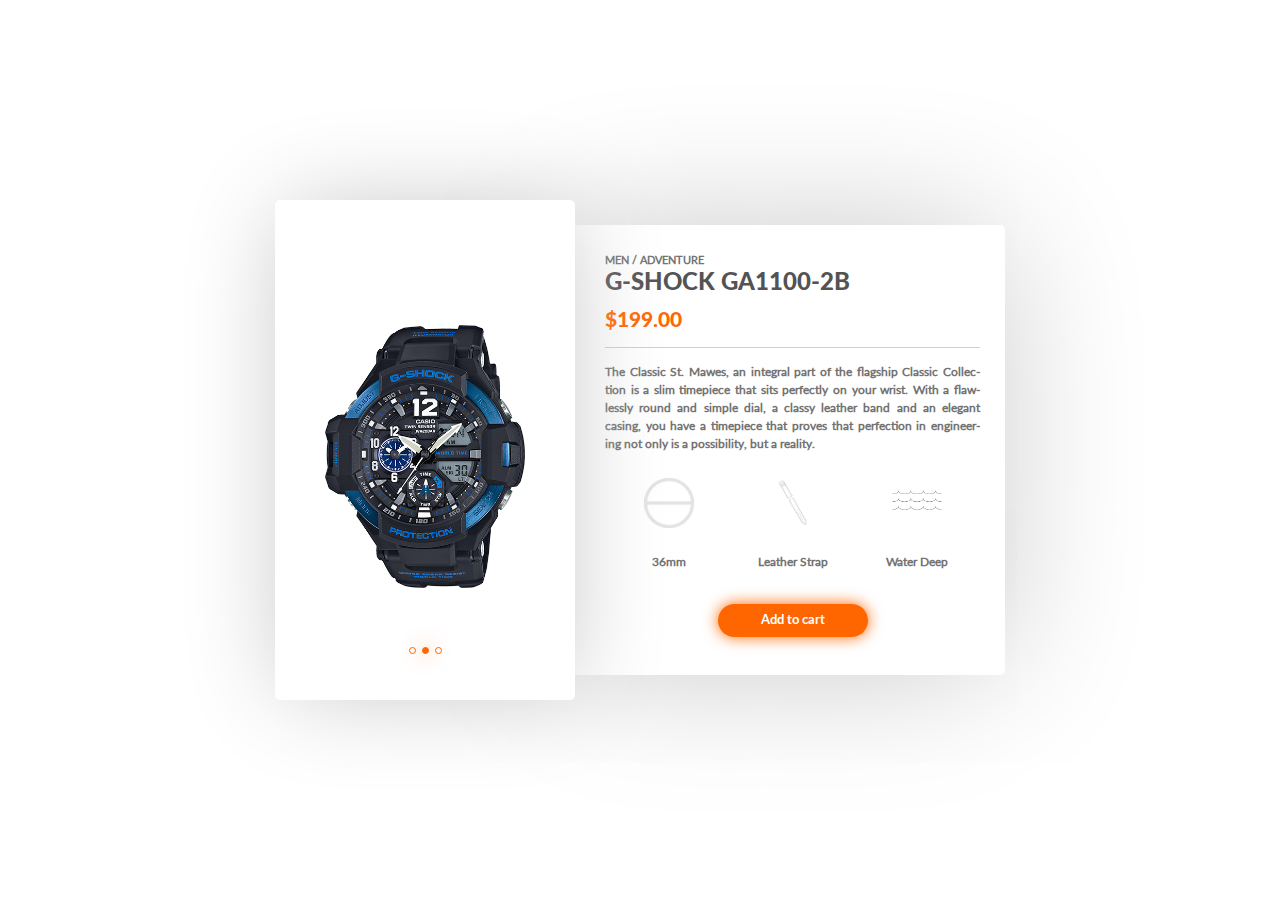
<file: index.html>
<!DOCTYPE html>
<html>
	<head>
		<title>CSS3 Task</title>
		<link rel="stylesheet" href="assets/css/style.css">
	</head>
	<body>
		<div id="page">
			<div id="content">
				<div id="viewer">
					<!-- todo: buat wrapper khusus info jam sesuai pada gambar -->
					<div class="viewer-wrapper">
						<div id="goods">
							<img src="assets/img/ga1100-2b.png" alt="">
						</div>
						<div id="slider-bullet">
							<!-- todo: buat bullet dengan css -->
							<ul class="dot-commands">
								<li><a href=""></a></li>
								<li><a href=""></a></li>
								<li><a href=""></a></li>
							</ul>
						</div>
					</div>
				</div>
				<div id="info">
					<div class="info-wrapper">
						<article>
							<section class="kepala">
								<div id="gender"><p>MEN / ADVENTURE</p></div>
								<div id="title"><h1>G-SHOCK GA1100-2B</h1></div>
								<div id="price">$199.00</div>
							</section>
							<section class="kaki">
								<p>The Classic St. Mawes, an integral part of the flagship Classic Collec-
								tion is a slim timepiece that sits perfectly on your wrist. With a flaw-
								lessly round and simple dial, a classy leather band and an elegant
								casing, you have a timepiece that proves that perfection in engineer-
								ing not only is a possibility, but a reality.</p>
							</section>
							<section>
								<div class="icon-feature">
									<figure>
										<img src="assets/img/diameter.png" alt="Diameter">
										<figcaption>36mm</figcaption>
									</figure>
									<figure>
										<img src="assets/img/watch_strap.png" alt="Leather Strap">
										<figcaption>Leather Strap</figcaption>
									</figure>
									<figure>
										<img src="assets/img/wave.png" alt="Deep Feature">
										<figcaption>Water Deep</figcaption>
									</figure>
								</div>
								<div id="button-wrapper">
									<div id="button">
										Add to cart
									</div>
								</div>
							</section>
						</article>
					</div>
				</div>
			</div>
		</div>
	</body>
</html>
</file>
<file: assets/css/style.css>
/* http://meyerweb.com/eric/tools/css/reset/
   v2.0 | 20110126
   License: none (public domain)
*/

html, body, div, span, applet, object, iframe,
h1, h2, h3, h4, h5, h6, p, blockquote, pre,
a, abbr, acronym, address, big, cite, code,
del, dfn, em, img, ins, kbd, q, s, samp,
small, strike, strong, sub, sup, tt, var,
b, u, i, center,
dl, dt, dd, ol, ul, li,
fieldset, form, label, legend,
table, caption, tbody, tfoot, thead, tr, th, td,
article, aside, canvas, details, embed,
figure, figcaption, footer, header, hgroup,
menu, nav, output, ruby, section, summary,
time, mark, audio, video {
	margin: 0;
	padding: 0;
	border: 0;
	font-size: 100%;
	font: inherit;
	vertical-align: baseline;
}
/* HTML5 display-role reset for older browsers */
article, aside, details, figcaption, figure,
footer, header, hgroup, menu, nav, section {
	display: block;
}
body {
	line-height: 1;
}
ol, ul {
	list-style: none;
}
blockquote, q {
	quotes: none;
}
blockquote:before, blockquote:after,
q:before, q:after {
	content: '';
	content: none;
}
table {
	border-collapse: collapse;
	border-spacing: 0;
}

@font-face {
	font-family: LatoRegular;
	src: url(../fonts/Lato-Regular.ttf);
}

@font-face {
	font-family: LatoBold;
	src: url(../fonts/Lato-Bold.ttf);
}

@font-face {
	font-family: LatoHeavy;
	src: url(../fonts/Lato-Heavy.ttf);
}



body {
	font-family: LatoRegular;
}

#page {
	width: 1366px;
}

#content {
	width    : 730px;
	height   : 500px;
	left     : 50%;
	top      : 50%;
	transform: translateX(-50%) translateY(-50%);
	position : absolute;
}

#viewer {
	background-color: #FFFFFF;
	border-radius   : 5px;
	width           : 300px;
	height          : 500px;
	position        : absolute;
	z-index         : 9999;
	box-shadow      : 0 0 100px -10px #C3C3C3;
}

.viewer-wrapper {
/*	background-color: cyan;*/
	width           : 250px;
	height          : 400px;
	text-align      : center;
	margin          : 75px 25px;
	position        : absolute;
}

#goods {
	text-align: center;
}

#goods img {
	width: 200px;
	margin: 50px 25px;
}

#slider-bullet {

}

#slider-bullet>ul{
	list-style: none;
}

#slider-bullet li {
	content: '';
	display: inline-block;
	border-radius: 50%;
}

.dot-commands li a {
	position: relative;
    display: inline-block;
    height: 5px;
    width: 5px;
    margin: 0 1px;
    text-indent: -9999px;
    border: 1px solid #FF6600 ;
    border-radius: 50%;
}

#slider-bullet ul li:nth-child(2) a {
	background-color: #FF6600;
    box-shadow: 0 0 20px 0px #FF6600;
}

#info {
	width: 450px;
	position: relative;
	float: right;
	height: 500px;
}

.info-wrapper {
	height: 450px;
	margin-top: 25px;
/*	border: solid black 1px;*/
	border-radius: 5px;
	background-color: #FFFFFF;
    box-shadow: 0 0 150px -10px #C3C3C3;
}

.info-wrapper article {
	margin-left: 25px;
	display: inline-block;
	padding: 25px;
}

article .kepala {
	font-size: sans-serif;
}

#gender {
	font-size: 8pt;
	font-weight: bold;
	line-height: 2;
	color: #737373;
	font-family: LatoRegular;
}

#title {
	font-size: 18pt;
/* 	font-weight: 1000; */
	font-family: LatoHeavy;
	color: #535353;
}

#price {
	color: #FF6600;
	font-size: 16pt;
	font-weight: bold;
	margin-top: 15px;
	font-family: LatoHeavy;
	padding-bottom: 15px;
	margin-bottom: 15px;
	border-bottom: 1px solid #CFCFCF;
}

article .kaki {
	font-size: 9pt;
	line-height: 1.5;
	text-align: justify;
	color: #737373;
	font-weight: bold;
}

section .icon-feature {
	text-align: center;
	margin-bottom: 25px;
}

.icon-feature figure {
	display: inline-block;
    width: 120px;
}

.icon-feature figure figcaption {
	font-size: 9pt;
	color: #737373;
	font-weight: bold;
}

section .icon-feature img{
	padding: 25px;
	width: 50px;
}

section #button-wrapper {
	text-align   : center;
	margin-top   : 35px;
	margin-bottom: 35px;
}

section #button {
    background-color: #FF6600;
    color: #FFFFFF;
    padding: 10px;
    width: 130px;
    margin: 0 auto;
    border-radius: 25px;
    box-shadow: 0px 0px 15px 0px #FF6600;
    font-family: LatoBold;
    font-size: 10pt;
}
</file>
